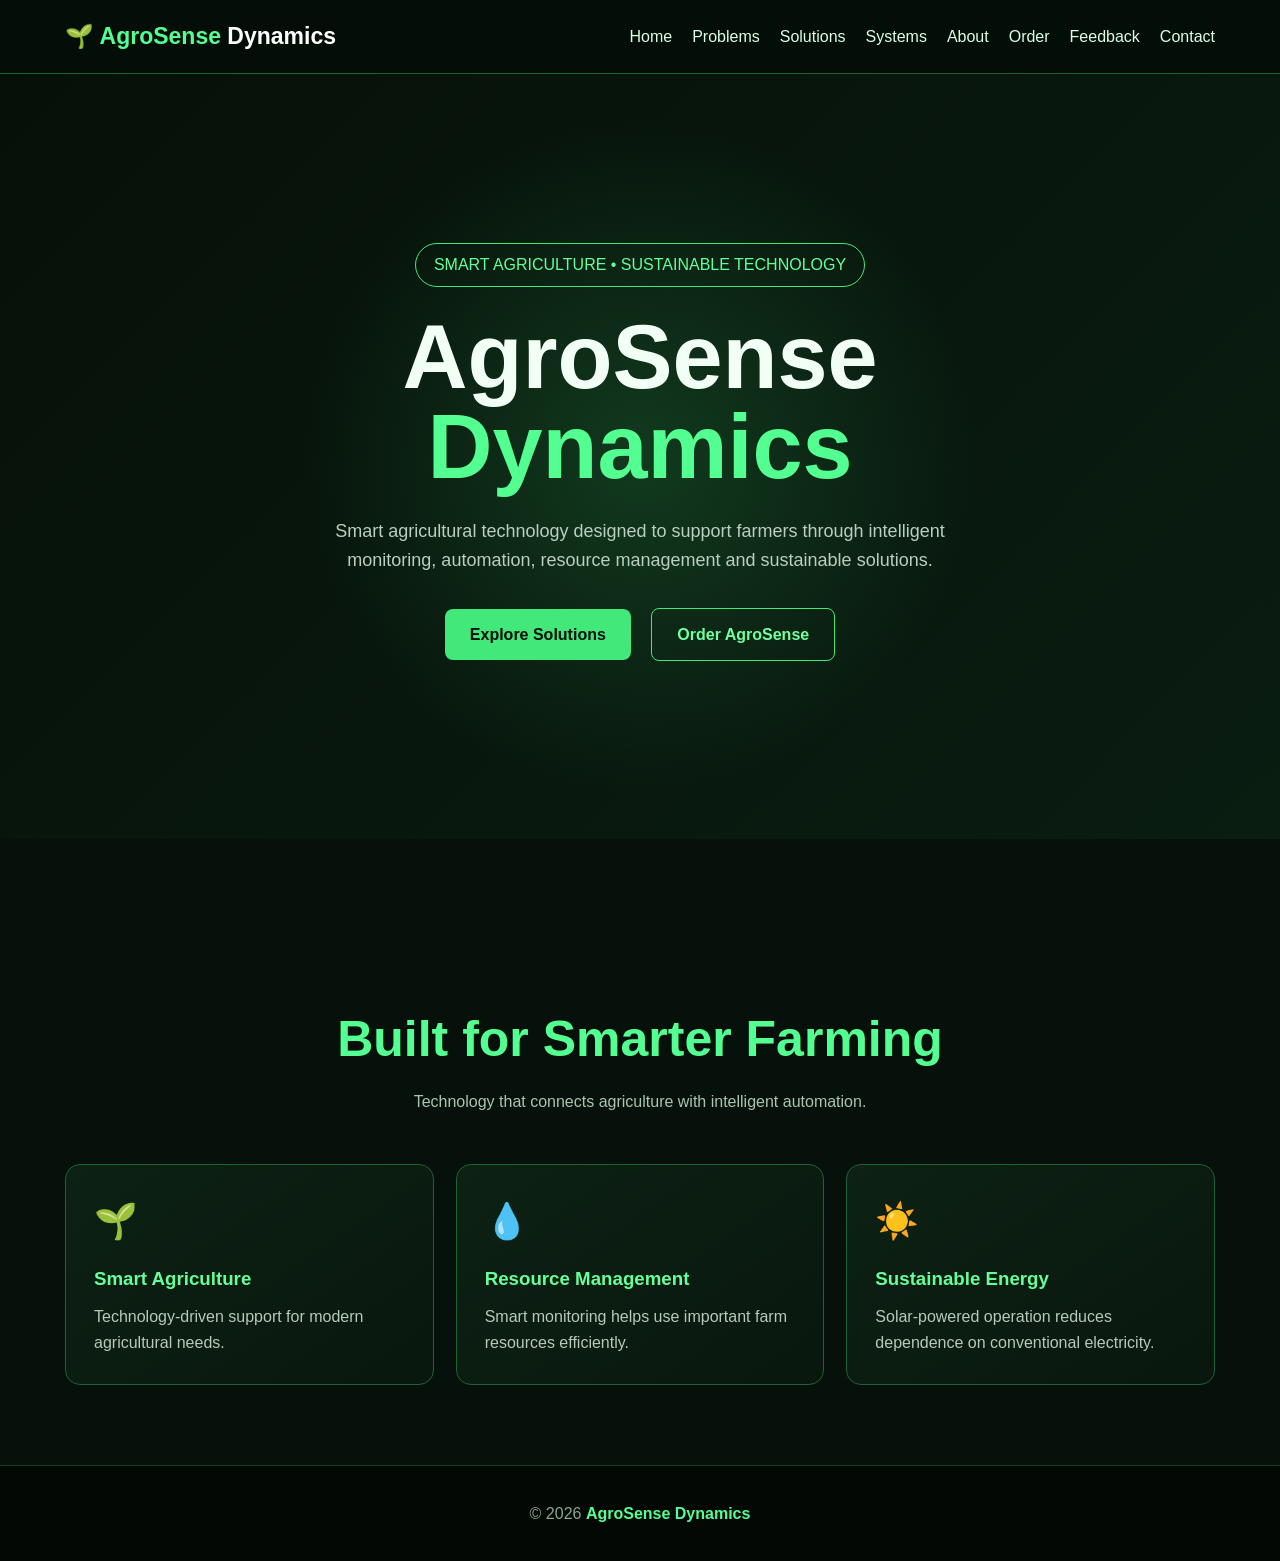
<file: index.html>
<!DOCTYPE html>
<html lang="en">
<head>
<meta charset="UTF-8">
<meta name="viewport" content="width=device-width,initial-scale=1.0">
<title>AgroSense Dynamics</title>
<link rel="stylesheet" href="style.css">
</head>

<body>

<header>
<nav>

<div class="logo">
🌱 AgroSense <span>Dynamics</span>
</div>

<ul>
<li><a href="index.html">Home</a></li>
<li><a href="problems.html">Problems</a></li>
<li><a href="solutions.html">Solutions</a></li>
<li><a href="systems.html">Systems</a></li>
<li><a href="about.html">About</a></li>
<li><a href="order.html">Order</a></li>
<li><a href="feedback.html">Feedback</a></li>
<li><a href="contact.html">Contact</a></li>
</ul>

</nav>
</header>

<section class="hero">

<div class="hero-content">

<div class="badge">
SMART AGRICULTURE • SUSTAINABLE TECHNOLOGY
</div>

<h1>
AgroSense <span>Dynamics</span>
</h1>

<p>
Smart agricultural technology designed to support
farmers through intelligent monitoring, automation,
resource management and sustainable solutions.
</p>

<br>

<a href="solutions.html" class="btn primary">
Explore Solutions
</a>

<a href="order.html" class="btn secondary">
Order AgroSense
</a>

</div>

</section>

<section>

<div class="container">

<div class="page-title">
<h1>Built for Smarter Farming</h1>
<p>
Technology that connects agriculture with intelligent automation.
</p>
</div>

<div class="grid">

<div class="card">
<div class="icon">🌱</div>
<h3>Smart Agriculture</h3>
<p>
Technology-driven support for modern agricultural needs.
</p>
</div>

<div class="card">
<div class="icon">💧</div>
<h3>Resource Management</h3>
<p>
Smart monitoring helps use important farm resources efficiently.
</p>
</div>

<div class="card">
<div class="icon">☀️</div>
<h3>Sustainable Energy</h3>
<p>
Solar-powered operation reduces dependence on conventional electricity.
</p>
</div>

</div>

</div>

</section>

<footer>
<p>
© 2026 <strong>AgroSense Dynamics</strong>
</p>
</footer>

</body>
</html>
</file>
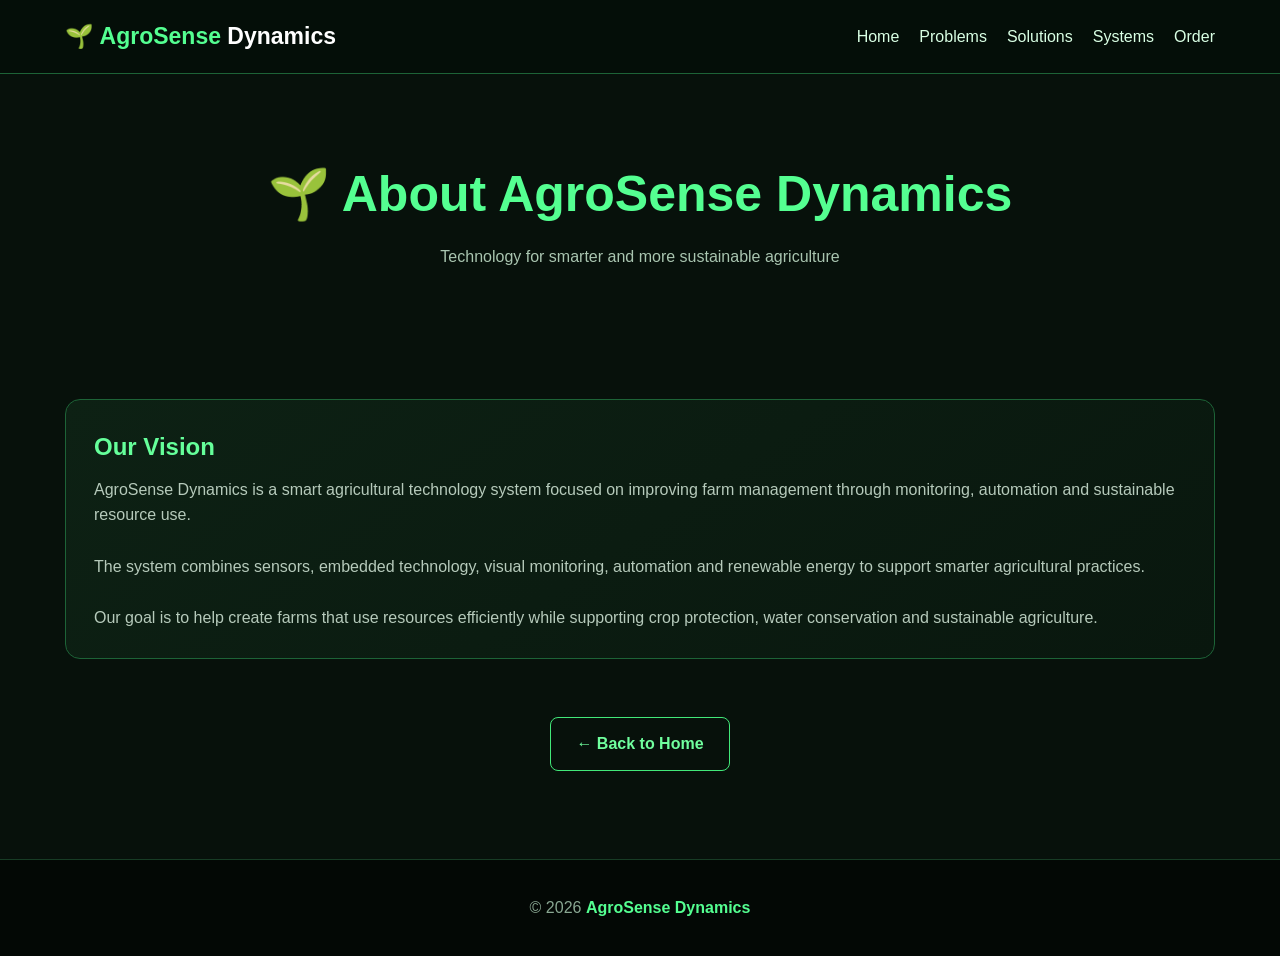
<file: about.html>
<!DOCTYPE html>
<html lang="en">
<head>
<meta charset="UTF-8">
<meta name="viewport" content="width=device-width,initial-scale=1.0">
<title>About | AgroSense Dynamics</title>
<link rel="stylesheet" href="style.css">
</head>

<body>

<header>
<nav>

<div class="logo">
🌱 AgroSense <span>Dynamics</span>
</div>

<ul>
<li><a href="index.html">Home</a></li>
<li><a href="problems.html">Problems</a></li>
<li><a href="solutions.html">Solutions</a></li>
<li><a href="systems.html">Systems</a></li>
<li><a href="order.html">Order</a></li>
</ul>

</nav>
</header>

<div class="page-title">
<h1>🌱 About AgroSense Dynamics</h1>
<p>Technology for smarter and more sustainable agriculture</p>
</div>

<section>

<div class="container">

<div class="card">

<h2>Our Vision</h2>

<p>
AgroSense Dynamics is a smart agricultural technology
system focused on improving farm management through
monitoring, automation and sustainable resource use.
</p>

<br>

<p>
The system combines sensors, embedded technology,
visual monitoring, automation and renewable energy
to support smarter agricultural practices.
</p>

<br>

<p>
Our goal is to help create farms that use resources
efficiently while supporting crop protection,
water conservation and sustainable agriculture.
</p>

</div>

<div class="back">

<a href="index.html" class="btn secondary">
← Back to Home
</a>

</div>

</div>

</section>

<footer>
<p>© 2026 <strong>AgroSense Dynamics</strong></p>
</footer>

</body>
</html>
</file>
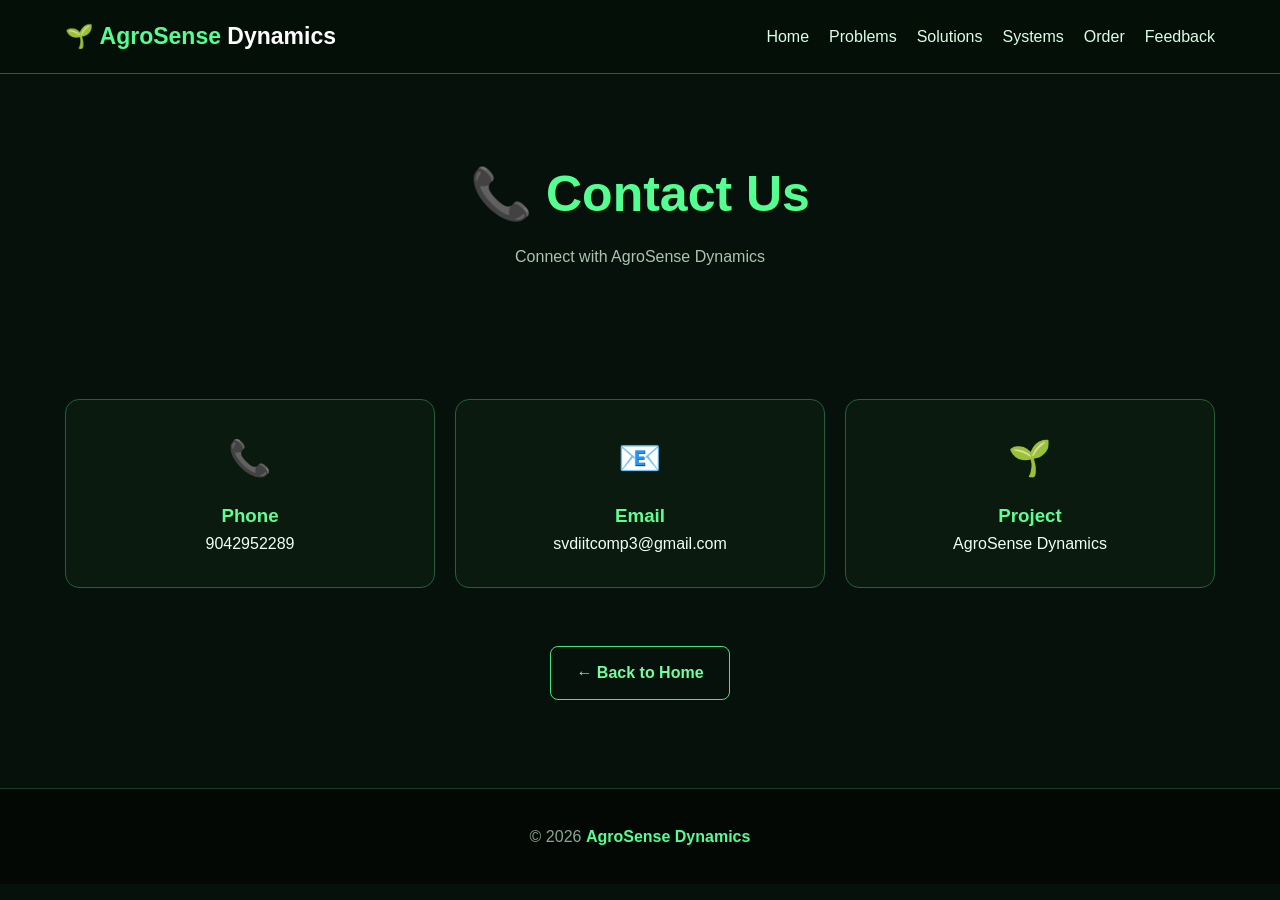
<file: contact.html>
<!DOCTYPE html>
<html lang="en">
<head>
<meta charset="UTF-8">
<meta name="viewport" content="width=device-width,initial-scale=1.0">
<title>Contact | AgroSense Dynamics</title>
<link rel="stylesheet" href="style.css">
</head>

<body>

<header>
<nav>

<div class="logo">
🌱 AgroSense <span>Dynamics</span>
</div>

<ul>
<li><a href="index.html">Home</a></li>
<li><a href="problems.html">Problems</a></li>
<li><a href="solutions.html">Solutions</a></li>
<li><a href="systems.html">Systems</a></li>
<li><a href="order.html">Order</a></li>
<li><a href="feedback.html">Feedback</a></li>
</ul>

</nav>
</header>

<div class="page-title">

<h1>📞 Contact Us</h1>

<p>
Connect with AgroSense Dynamics
</p>

</div>

<section>

<div class="container">

<div class="contact-grid">

<div class="contact-card">

<div class="icon">📞</div>

<h3>Phone</h3>

<p>9042952289</p>

</div>

<div class="contact-card">

<div class="icon">📧</div>

<h3>Email</h3>

<p>svdiitcomp3@gmail.com</p>

</div>

<div class="contact-card">

<div class="icon">🌱</div>

<h3>Project</h3>

<p>AgroSense Dynamics</p>

</div>

</div>

<div class="back">

<a href="index.html" class="btn secondary">
← Back to Home
</a>

</div>

</div>

</section>

<footer>

<p>
© 2026 <strong>AgroSense Dynamics</strong>
</p>

</footer>

</body>
</html>
</file>
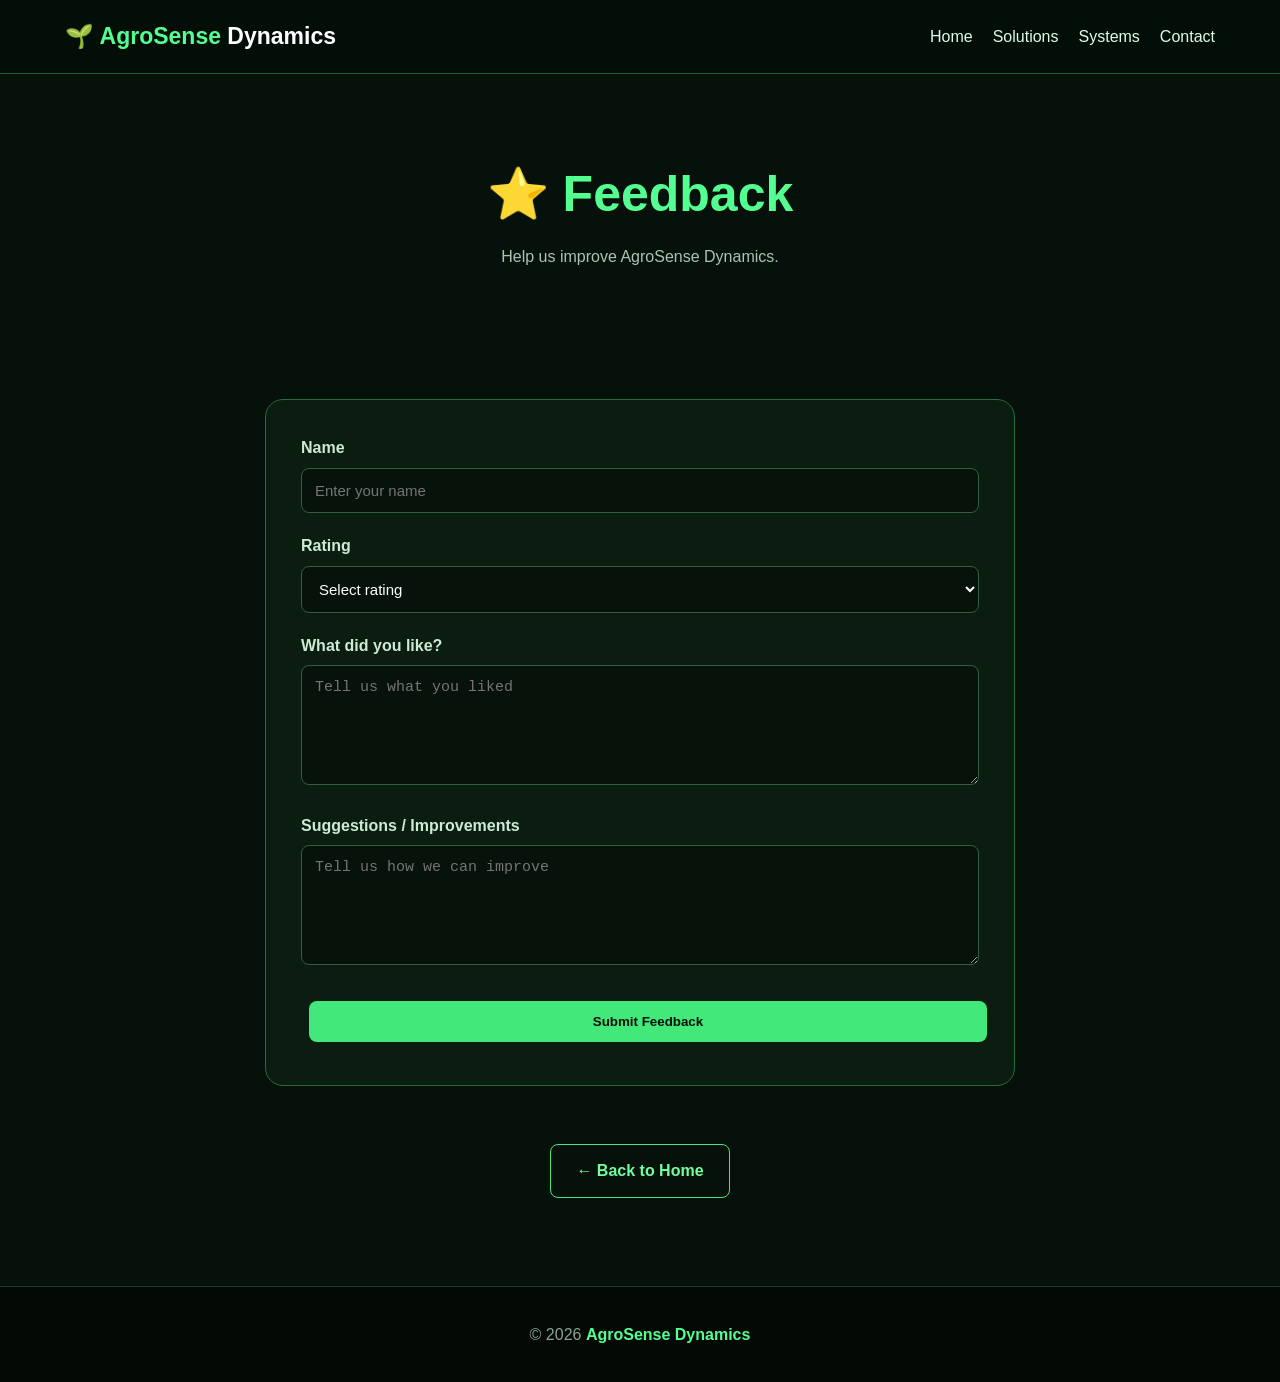
<file: feedback.html>
<!DOCTYPE html>
<html lang="en">
<head>
<meta charset="UTF-8">
<meta name="viewport" content="width=device-width,initial-scale=1.0">
<title>Feedback | AgroSense Dynamics</title>
<link rel="stylesheet" href="style.css">
</head>

<body>

<header>
<nav>

<div class="logo">
🌱 AgroSense <span>Dynamics</span>
</div>

<ul>
<li><a href="index.html">Home</a></li>
<li><a href="solutions.html">Solutions</a></li>
<li><a href="systems.html">Systems</a></li>
<li><a href="contact.html">Contact</a></li>
</ul>

</nav>
</header>

<div class="page-title">

<h1>⭐ Feedback</h1>

<p>
Help us improve AgroSense Dynamics.
</p>

</div>

<section>

<div class="container">

<div class="form-box">

<form
action="https://formsubmit.co/svdiitcomp3@gmail.com"
method="POST">

<input
type="hidden"
name="_subject"
value="AgroSense Dynamics Feedback">

<input
type="hidden"
name="_captcha"
value="false">

<input
type="hidden"
name="_template"
value="table">

<div class="form-group">

<label>Name</label>

<input
type="text"
name="Name"
placeholder="Enter your name"
required>

</div>

<div class="form-group">

<label>Rating</label>

<select name="Rating" required>

<option value="">
Select rating
</option>

<option value="1 Star">⭐ 1 Star</option>
<option value="2 Stars">⭐⭐ 2 Stars</option>
<option value="3 Stars">⭐⭐⭐ 3 Stars</option>
<option value="4 Stars">⭐⭐⭐⭐ 4 Stars</option>
<option value="5 Stars">⭐⭐⭐⭐⭐ 5 Stars</option>

</select>

</div>

<div class="form-group">

<label>What did you like?</label>

<textarea
name="What They Liked"
placeholder="Tell us what you liked">
</textarea>

</div>

<div class="form-group">

<label>Suggestions / Improvements</label>

<textarea
name="Suggestions"
placeholder="Tell us how we can improve">
</textarea>

</div>

<button
type="submit"
class="btn primary"
style="border:none;cursor:pointer;width:100%;">
Submit Feedback
</button>

</form>

</div>

<div class="back">

<a href="index.html" class="btn secondary">
← Back to Home
</a>

</div>

</div>

</section>

<footer>
<p>© 2026 <strong>AgroSense Dynamics</strong></p>
</footer>

</body>
</html>
</file>
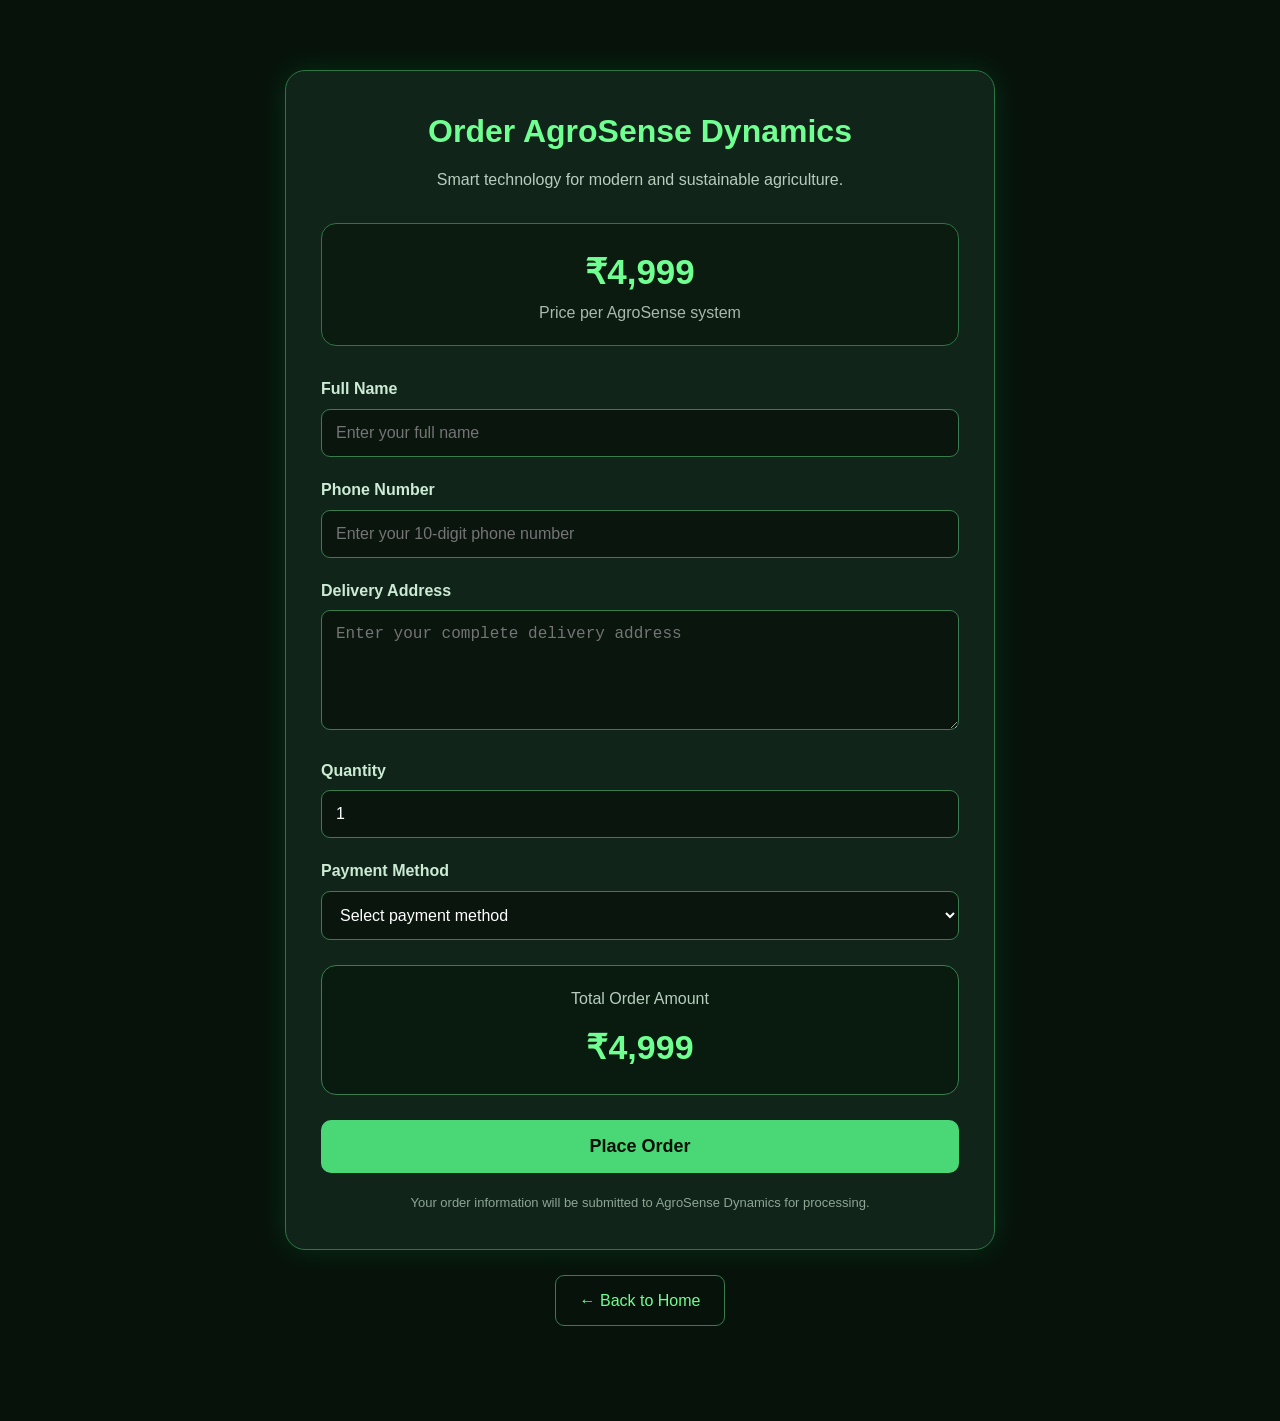
<file: order.html>
<!DOCTYPE html>
<html lang="en">

<head>

    <meta charset="UTF-8">
    <meta name="viewport" content="width=device-width, initial-scale=1.0">

    <title>Order | AgroSense Dynamics</title>

    <link rel="stylesheet" href="style.css">

    <style>

        body {
            background: #07120b;
            color: white;
            font-family: Arial, sans-serif;
        }

        .order-page {
            max-width: 750px;
            margin: 50px auto;
            padding: 20px;
        }

        .order-card {
            background: #102419;
            border: 1px solid #2e7545;
            border-radius: 20px;
            padding: 35px;
            box-shadow: 0 0 30px rgba(0,255,100,0.12);
        }

        h1 {
            text-align: center;
            color: #70ff91;
            margin-bottom: 10px;
        }

        .description {
            text-align: center;
            color: #b9cdbf;
            margin-bottom: 30px;
        }

        .price {
            text-align: center;
            padding: 20px;
            background: #0b1b10;
            border: 1px solid #2e7545;
            border-radius: 15px;
            margin-bottom: 30px;
        }

        .price h2 {
            margin: 0;
            color: #70ff91;
            font-size: 35px;
        }

        .price p {
            color: #a9b9ad;
            margin-bottom: 0;
        }

        .form-group {
            margin-bottom: 20px;
        }

        label {
            display: block;
            margin-bottom: 8px;
            color: #dceade;
            font-weight: bold;
        }

        input,
        textarea,
        select {
            width: 100%;
            box-sizing: border-box;
            padding: 14px;
            border-radius: 9px;
            border: 1px solid #397d4f;
            background: #09150d;
            color: white;
            font-size: 16px;
            outline: none;
        }

        input:focus,
        textarea:focus,
        select:focus {
            border-color: #70ff91;
            box-shadow: 0 0 8px rgba(112,255,145,0.2);
        }

        textarea {
            height: 120px;
            resize: vertical;
        }

        .total-box {
            text-align: center;
            background: #081b0e;
            border: 1px solid #397d4f;
            border-radius: 15px;
            padding: 20px;
            margin: 25px 0;
        }

        .total-title {
            color: #b9cdbf;
            margin-bottom: 8px;
        }

        #total {
            color: #70ff91;
            font-size: 34px;
            font-weight: bold;
        }

        .order-button {
            width: 100%;
            padding: 16px;
            border: none;
            border-radius: 10px;
            background: #49d875;
            color: #061008;
            font-size: 18px;
            font-weight: bold;
            cursor: pointer;
            transition: 0.3s;
        }

        .order-button:hover {
            background: #70ff91;
            transform: translateY(-2px);
            box-shadow: 0 0 20px rgba(112,255,145,0.3);
        }

        .back-home {
            display: block;
            width: fit-content;
            margin: 25px auto;
            padding: 12px 24px;
            border: 1px solid #397d4f;
            border-radius: 9px;
            color: #70ff91;
            text-decoration: none;
        }

        .back-home:hover {
            background: #132d1c;
        }

        .note {
            text-align: center;
            color: #8fa596;
            font-size: 13px;
            line-height: 1.6;
            margin-top: 20px;
        }

    </style>

</head>


<body>

<div class="order-page">

    <div class="order-card">

        <h1>Order AgroSense Dynamics</h1>

        <p class="description">
            Smart technology for modern and sustainable agriculture.
        </p>


        <!-- PRODUCT PRICE -->

        <div class="price">

            <h2>₹4,999</h2>

            <p>
                Price per AgroSense system
            </p>

        </div>


        <!-- ORDER FORM -->

        <form
            action="https://formsubmit.co/svdiitcomp3@gmail.com"
            method="POST"
        >


            <!-- FORMSUBMIT SETTINGS -->

            <input
                type="hidden"
                name="_subject"
                value="New AgroSense Dynamics Order"
            >

            <input
                type="hidden"
                name="_template"
                value="table"
            >

            <input
                type="hidden"
                name="_captcha"
                value="false"
            >


            <!-- CUSTOMER NAME -->

            <div class="form-group">

                <label for="name">
                    Full Name
                </label>

                <input
                    type="text"
                    id="name"
                    name="Customer Name"
                    placeholder="Enter your full name"
                    required
                >

            </div>


            <!-- PHONE NUMBER -->

            <div class="form-group">

                <label for="phone">
                    Phone Number
                </label>

                <input
                    type="tel"
                    id="phone"
                    name="Phone Number"
                    placeholder="Enter your 10-digit phone number"
                    maxlength="10"
                    pattern="[0-9]{10}"
                    required
                >

            </div>


            <!-- DELIVERY ADDRESS -->

            <div class="form-group">

                <label for="address">
                    Delivery Address
                </label>

                <textarea
                    id="address"
                    name="Delivery Address"
                    placeholder="Enter your complete delivery address"
                    required
                ></textarea>

            </div>


            <!-- QUANTITY -->

            <div class="form-group">

                <label for="quantity">
                    Quantity
                </label>

                <input
                    type="number"
                    id="quantity"
                    name="Quantity"
                    value="1"
                    min="1"
                    required
                    oninput="calculateTotal()"
                >

            </div>


            <!-- PAYMENT -->

            <div class="form-group">

                <label for="payment">
                    Payment Method
                </label>

                <select
                    id="payment"
                    name="Payment Method"
                    required
                >

                    <option value="">
                        Select payment method
                    </option>

                    <option value="GPay">
                        GPay
                    </option>

                    <option value="Card">
                        Card
                    </option>

                    <option value="Cash on Delivery">
                        Cash on Delivery
                    </option>

                </select>

            </div>


            <!-- TOTAL -->

            <div class="total-box">

                <div class="total-title">
                    Total Order Amount
                </div>

                <div id="total">
                    ₹4,999
                </div>

                <input
                    type="hidden"
                    id="totalHidden"
                    name="Total Amount"
                    value="₹4,999"
                >

            </div>


            <!-- SUBMIT BUTTON -->

            <button
                type="submit"
                class="order-button"
            >
                Place Order
            </button>


            <p class="note">
                Your order information will be submitted to
                AgroSense Dynamics for processing.
            </p>

        </form>

    </div>


    <!-- BACK HOME -->

    <a
        href="index.html"
        class="back-home"
    >
        ← Back to Home
    </a>

</div>


<script>

    const PRICE = 4999;


    function calculateTotal() {

        let quantity =
            parseInt(
                document.getElementById("quantity").value
            );


        if (isNaN(quantity) || quantity < 1) {

            quantity = 1;

            document.getElementById("quantity").value = 1;

        }


        let total = PRICE * quantity;


        let formatted =
            "₹" +
            total.toLocaleString("en-IN");


        document.getElementById("total").innerText =
            formatted;


        document.getElementById("totalHidden").value =
            formatted;

    }


    calculateTotal();

</script>


</body>

</html>
</file>
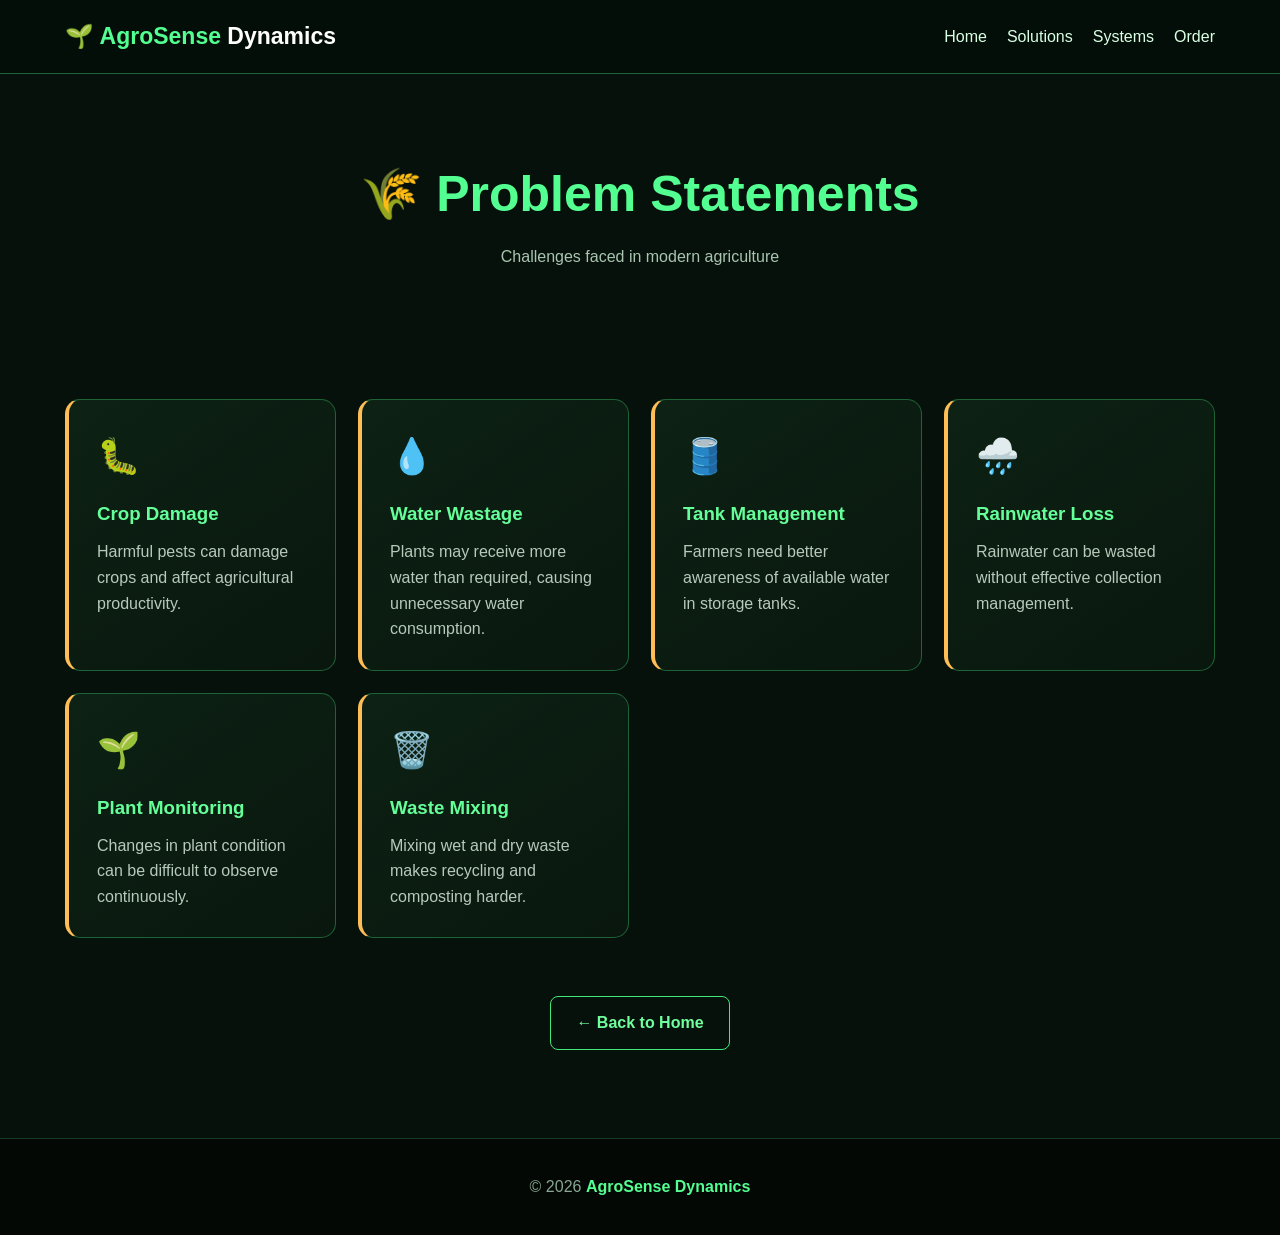
<file: problems.html>
<!DOCTYPE html>
<html lang="en">
<head>
<meta charset="UTF-8">
<meta name="viewport" content="width=device-width,initial-scale=1.0">
<title>Problems | AgroSense Dynamics</title>
<link rel="stylesheet" href="style.css">
</head>

<body>

<header>
<nav>

<div class="logo">
🌱 AgroSense <span>Dynamics</span>
</div>

<ul>
<li><a href="index.html">Home</a></li>
<li><a href="solutions.html">Solutions</a></li>
<li><a href="systems.html">Systems</a></li>
<li><a href="order.html">Order</a></li>
</ul>

</nav>
</header>

<div class="page-title">
<h1>🌾 Problem Statements</h1>
<p>Challenges faced in modern agriculture</p>
</div>

<section>

<div class="container">

<div class="grid">

<div class="card problem">
<div class="icon">🐛</div>
<h3>Crop Damage</h3>
<p>
Harmful pests can damage crops and affect agricultural productivity.
</p>
</div>

<div class="card problem">
<div class="icon">💧</div>
<h3>Water Wastage</h3>
<p>
Plants may receive more water than required, causing unnecessary water consumption.
</p>
</div>

<div class="card problem">
<div class="icon">🛢️</div>
<h3>Tank Management</h3>
<p>
Farmers need better awareness of available water in storage tanks.
</p>
</div>

<div class="card problem">
<div class="icon">🌧️</div>
<h3>Rainwater Loss</h3>
<p>
Rainwater can be wasted without effective collection management.
</p>
</div>

<div class="card problem">
<div class="icon">🌱</div>
<h3>Plant Monitoring</h3>
<p>
Changes in plant condition can be difficult to observe continuously.
</p>
</div>

<div class="card problem">
<div class="icon">🗑️</div>
<h3>Waste Mixing</h3>
<p>
Mixing wet and dry waste makes recycling and composting harder.
</p>
</div>

</div>

<div class="back">
<a href="index.html" class="btn secondary">
← Back to Home
</a>
</div>

</div>

</section>

<footer>
<p>© 2026 <strong>AgroSense Dynamics</strong></p>
</footer>

</body>
</html>
</file>
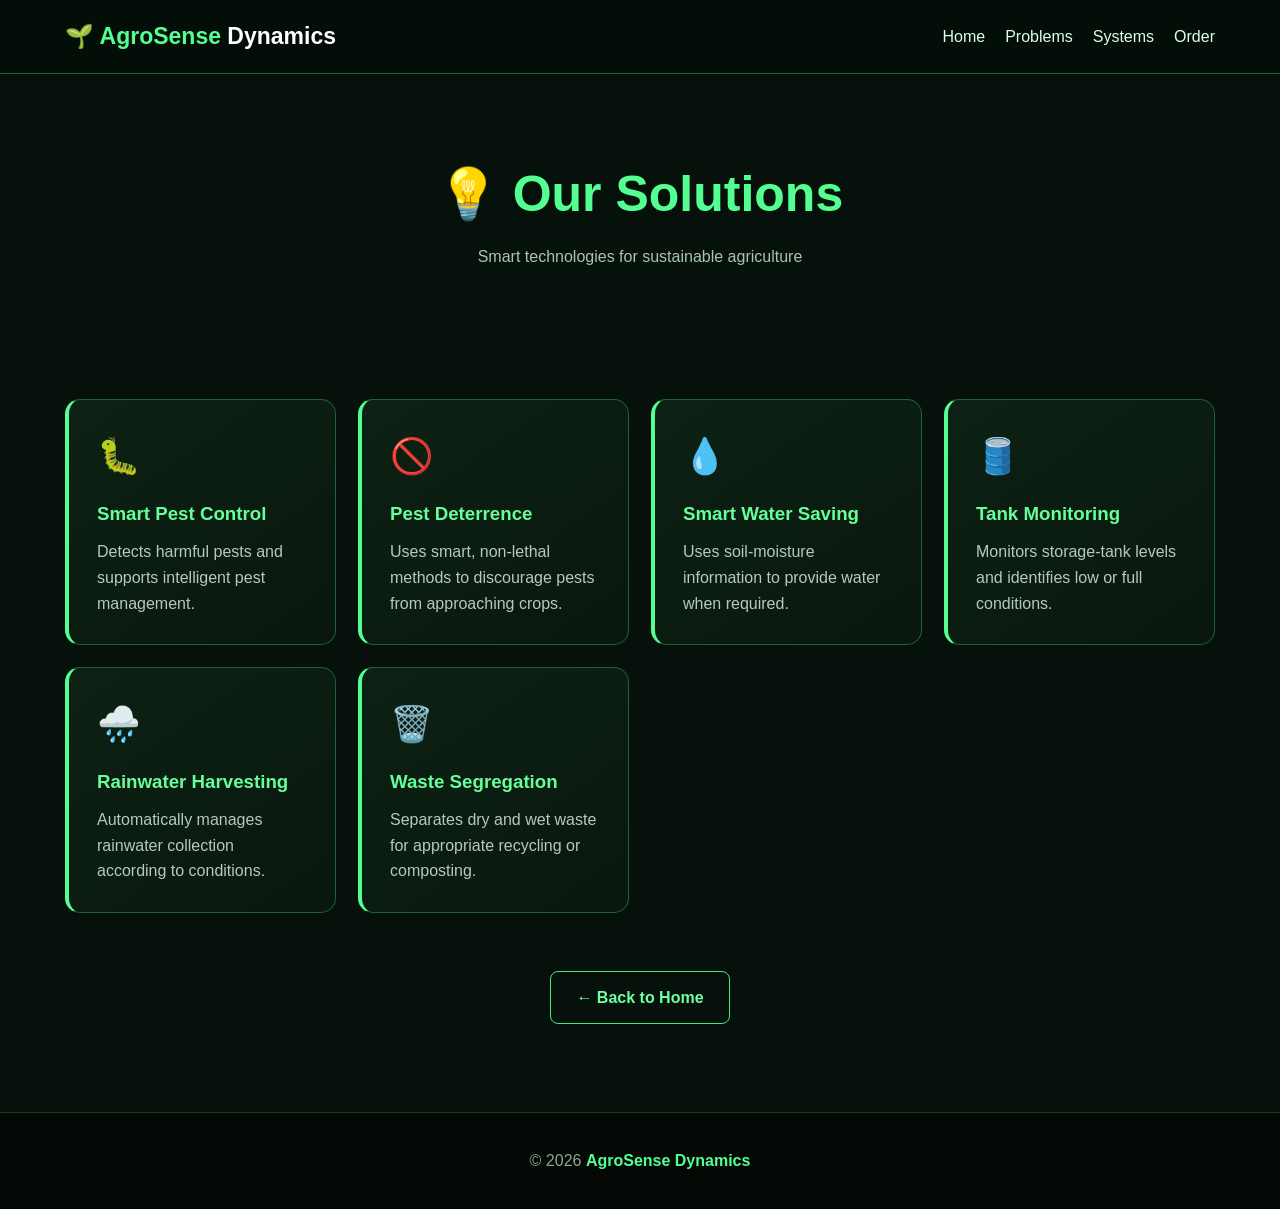
<file: solutions.html>
<!DOCTYPE html>
<html lang="en">
<head>
<meta charset="UTF-8">
<meta name="viewport" content="width=device-width,initial-scale=1.0">
<title>Solutions | AgroSense Dynamics</title>
<link rel="stylesheet" href="style.css">
</head>

<body>

<header>
<nav>

<div class="logo">
🌱 AgroSense <span>Dynamics</span>
</div>

<ul>
<li><a href="index.html">Home</a></li>
<li><a href="problems.html">Problems</a></li>
<li><a href="systems.html">Systems</a></li>
<li><a href="order.html">Order</a></li>
</ul>

</nav>
</header>

<div class="page-title">
<h1>💡 Our Solutions</h1>
<p>Smart technologies for sustainable agriculture</p>
</div>

<section>

<div class="container">

<div class="grid">

<div class="card solution">
<div class="icon">🐛</div>
<h3>Smart Pest Control</h3>
<p>
Detects harmful pests and supports intelligent pest management.
</p>
</div>

<div class="card solution">
<div class="icon">🚫</div>
<h3>Pest Deterrence</h3>
<p>
Uses smart, non-lethal methods to discourage pests from approaching crops.
</p>
</div>

<div class="card solution">
<div class="icon">💧</div>
<h3>Smart Water Saving</h3>
<p>
Uses soil-moisture information to provide water when required.
</p>
</div>

<div class="card solution">
<div class="icon">🛢️</div>
<h3>Tank Monitoring</h3>
<p>
Monitors storage-tank levels and identifies low or full conditions.
</p>
</div>

<div class="card solution">
<div class="icon">🌧️</div>
<h3>Rainwater Harvesting</h3>
<p>
Automatically manages rainwater collection according to conditions.
</p>
</div>

<div class="card solution">
<div class="icon">🗑️</div>
<h3>Waste Segregation</h3>
<p>
Separates dry and wet waste for appropriate recycling or composting.
</p>
</div>

</div>

<div class="back">
<a href="index.html" class="btn secondary">
← Back to Home
</a>
</div>

</div>

</section>

<footer>
<p>© 2026 <strong>AgroSense Dynamics</strong></p>
</footer>

</body>
</html>
</file>
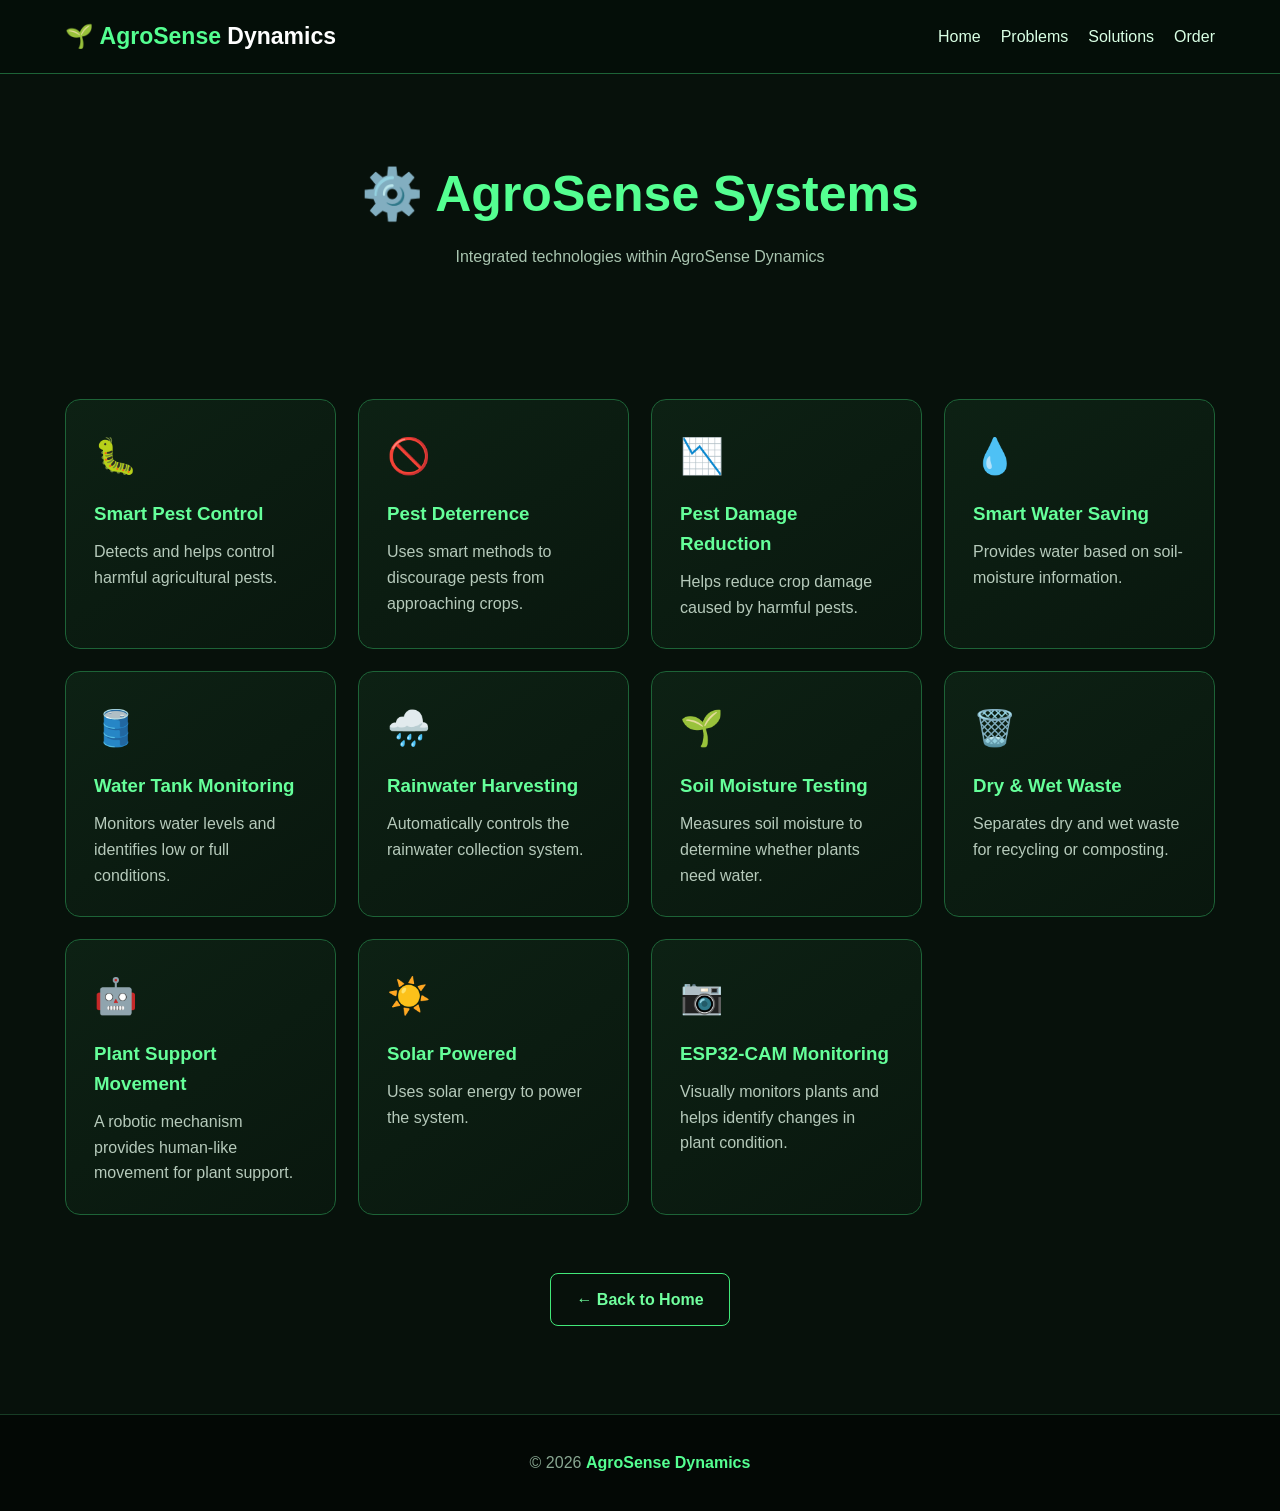
<file: systems.html>
<!DOCTYPE html>
<html lang="en">
<head>
<meta charset="UTF-8">
<meta name="viewport" content="width=device-width,initial-scale=1.0">
<title>Systems | AgroSense Dynamics</title>
<link rel="stylesheet" href="style.css">
</head>

<body>

<header>
<nav>

<div class="logo">
🌱 AgroSense <span>Dynamics</span>
</div>

<ul>
<li><a href="index.html">Home</a></li>
<li><a href="problems.html">Problems</a></li>
<li><a href="solutions.html">Solutions</a></li>
<li><a href="order.html">Order</a></li>
</ul>

</nav>
</header>

<div class="page-title">
<h1>⚙️ AgroSense Systems</h1>
<p>Integrated technologies within AgroSense Dynamics</p>
</div>

<section>

<div class="container">

<div class="grid">

<div class="card">
<div class="icon">🐛</div>
<h3>Smart Pest Control</h3>
<p>Detects and helps control harmful agricultural pests.</p>
</div>

<div class="card">
<div class="icon">🚫</div>
<h3>Pest Deterrence</h3>
<p>Uses smart methods to discourage pests from approaching crops.</p>
</div>

<div class="card">
<div class="icon">📉</div>
<h3>Pest Damage Reduction</h3>
<p>Helps reduce crop damage caused by harmful pests.</p>
</div>

<div class="card">
<div class="icon">💧</div>
<h3>Smart Water Saving</h3>
<p>Provides water based on soil-moisture information.</p>
</div>

<div class="card">
<div class="icon">🛢️</div>
<h3>Water Tank Monitoring</h3>
<p>Monitors water levels and identifies low or full conditions.</p>
</div>

<div class="card">
<div class="icon">🌧️</div>
<h3>Rainwater Harvesting</h3>
<p>Automatically controls the rainwater collection system.</p>
</div>

<div class="card">
<div class="icon">🌱</div>
<h3>Soil Moisture Testing</h3>
<p>Measures soil moisture to determine whether plants need water.</p>
</div>

<div class="card">
<div class="icon">🗑️</div>
<h3>Dry & Wet Waste</h3>
<p>Separates dry and wet waste for recycling or composting.</p>
</div>

<div class="card">
<div class="icon">🤖</div>
<h3>Plant Support Movement</h3>
<p>A robotic mechanism provides human-like movement for plant support.</p>
</div>

<div class="card">
<div class="icon">☀️</div>
<h3>Solar Powered</h3>
<p>Uses solar energy to power the system.</p>
</div>

<div class="card">
<div class="icon">📷</div>
<h3>ESP32-CAM Monitoring</h3>
<p>Visually monitors plants and helps identify changes in plant condition.</p>
</div>

</div>

<div class="back">
<a href="index.html" class="btn secondary">
← Back to Home
</a>
</div>

</div>

</section>

<footer>
<p>© 2026 <strong>AgroSense Dynamics</strong></p>
</footer>

</body>
</html>
</file>
<file: style.css>
* {
    margin: 0;
    padding: 0;
    box-sizing: border-box;
    scroll-behavior: smooth;
}

body {
    font-family: Arial, Helvetica, sans-serif;
    background: #07110b;
    color: #f2fff5;
    line-height: 1.6;
}

header {
    background: rgba(5, 15, 9, 0.97);
    border-bottom: 1px solid #1d6337;
    position: sticky;
    top: 0;
    z-index: 1000;
}

nav {
    max-width: 1200px;
    margin: auto;
    padding: 18px 25px;
    display: flex;
    justify-content: space-between;
    align-items: center;
}

.logo {
    color: #54ff91;
    font-size: 23px;
    font-weight: bold;
}

.logo span {
    color: white;
}

nav ul {
    list-style: none;
    display: flex;
    gap: 20px;
    flex-wrap: wrap;
    justify-content: center;
}

nav a {
    color: #d9ffe4;
    text-decoration: none;
    transition: .3s;
}

nav a:hover {
    color: #54ff91;
}

.hero {
    min-height: 85vh;
    display: flex;
    justify-content: center;
    align-items: center;
    text-align: center;
    padding: 60px 20px;
    background:
        radial-gradient(circle at center,
        rgba(60,220,110,.18),
        transparent 45%),
        linear-gradient(135deg,#061009,#0a1d11);
}

.hero-content {
    max-width: 900px;
}

.badge {
    display: inline-block;
    border: 1px solid #42e879;
    color: #63ff9a;
    padding: 8px 18px;
    border-radius: 30px;
    margin-bottom: 25px;
}

.hero h1 {
    font-size: clamp(45px,8vw,90px);
    line-height: 1;
    margin-bottom: 25px;
}

.hero h1 span {
    color: #54ff91;
}

.hero p {
    color: #b9cfc0;
    font-size: 18px;
    max-width: 700px;
    margin: auto;
}

.btn {
    display: inline-block;
    padding: 13px 25px;
    margin: 8px;
    border-radius: 8px;
    text-decoration: none;
    font-weight: bold;
    transition: .3s;
}

.primary {
    background: #42e879;
    color: #031008;
}

.primary:hover {
    transform: translateY(-3px);
    box-shadow: 0 0 25px rgba(66,232,121,.5);
}

.secondary {
    border: 1px solid #42e879;
    color: #70ff9e;
}

.secondary:hover {
    background: #42e879;
    color: #031008;
}

section {
    padding: 80px 20px;
}

.container {
    max-width: 1150px;
    margin: auto;
}

.page-title {
    text-align: center;
    padding: 80px 20px 50px;
}

.page-title h1 {
    font-size: 50px;
    color: #54ff91;
}

.page-title p {
    color: #a9c5b0;
    margin-top: 10px;
}

.grid {
    display: grid;
    grid-template-columns:
        repeat(auto-fit,minmax(240px,1fr));
    gap: 22px;
}

.card {
    background: linear-gradient(145deg,#0d2114,#09170e);
    border: 1px solid #1d6337;
    border-radius: 15px;
    padding: 28px;
    transition: .3s;
}

.card:hover {
    transform: translateY(-7px);
    border-color: #54ff91;
    box-shadow: 0 10px 35px rgba(50,220,100,.12);
}

.icon {
    font-size: 35px;
    margin-bottom: 15px;
}

.card h2,
.card h3 {
    color: #65ff9a;
    margin-bottom: 10px;
}

.card p {
    color: #b6cabb;
}

.problem {
    border-left: 4px solid #ffbe55;
}

.solution {
    border-left: 4px solid #54ff91;
}

.back {
    text-align: center;
    margin-top: 50px;
}

.form-box {
    max-width: 750px;
    margin: auto;
    background: #0b1d11;
    border: 1px solid #246d3d;
    border-radius: 18px;
    padding: 35px;
}

.form-group {
    margin-bottom: 20px;
}

.form-group label {
    display: block;
    margin-bottom: 7px;
    color: #ccebd4;
    font-weight: bold;
}

input,
select,
textarea {
    width: 100%;
    padding: 13px;
    border-radius: 8px;
    border: 1px solid #315f40;
    background: #07120b;
    color: white;
    outline: none;
    font-size: 15px;
}

textarea {
    min-height: 120px;
    resize: vertical;
}

input:focus,
select:focus,
textarea:focus {
    border-color: #54ff91;
}

.total {
    text-align: center;
    padding: 20px;
    border: 1px solid #3ad96f;
    border-radius: 10px;
    margin: 25px 0;
}

.total span {
    display: block;
    color: #5cff91;
    font-size: 32px;
    font-weight: bold;
}

.contact-grid {
    display: grid;
    grid-template-columns:
        repeat(auto-fit,minmax(230px,1fr));
    gap: 20px;
}

.contact-card {
    text-align: center;
    padding: 30px;
    background: #0a1a0f;
    border: 1px solid #245f39;
    border-radius: 14px;
}

.contact-card h3 {
    color: #5cff91;
}

footer {
    text-align: center;
    padding: 35px 20px;
    background: #030805;
    border-top: 1px solid #173c25;
    color: #89a792;
}

footer strong {
    color: #54ff91;
}

@media(max-width:750px) {

    nav {
        flex-direction: column;
        gap: 15px;
    }

    nav ul {
        gap: 10px;
    }

    .page-title h1 {
        font-size: 38px;
    }

    .form-box {
        padding: 22px;
    }
  }
</file>
